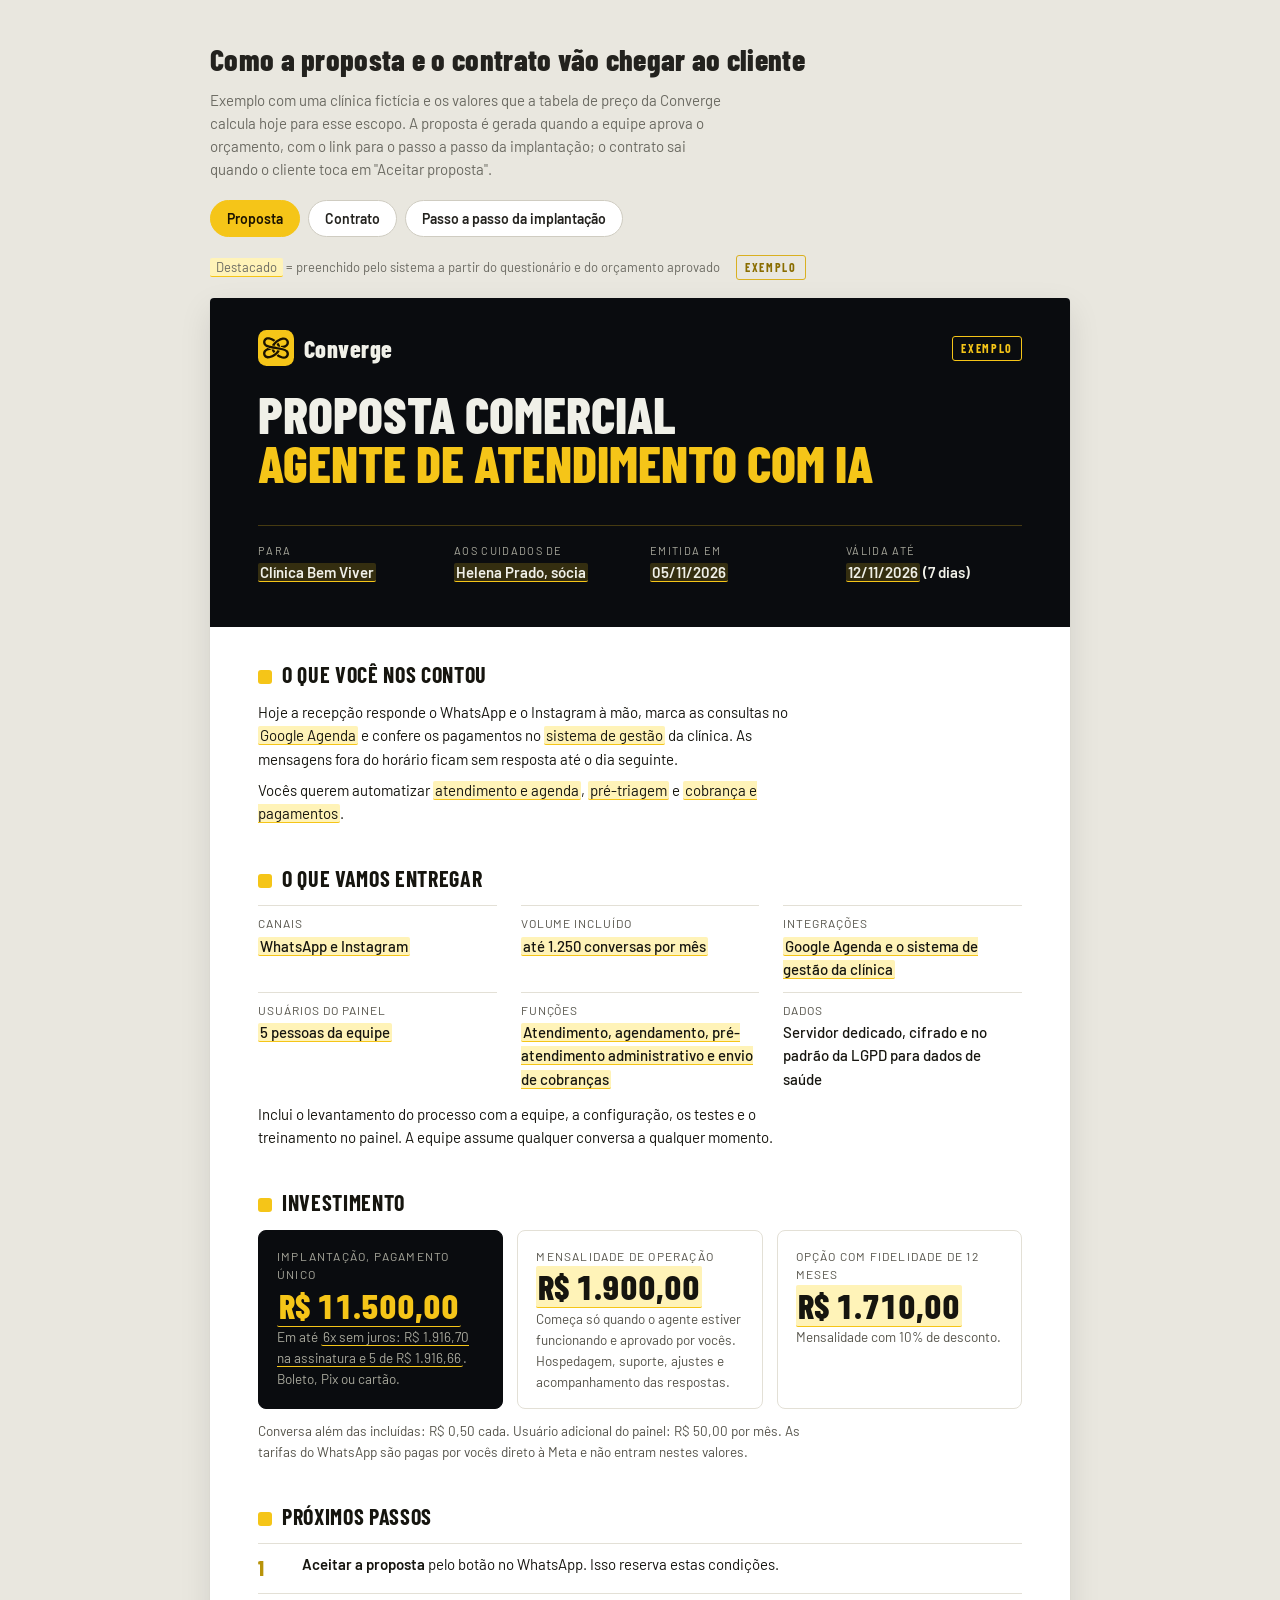
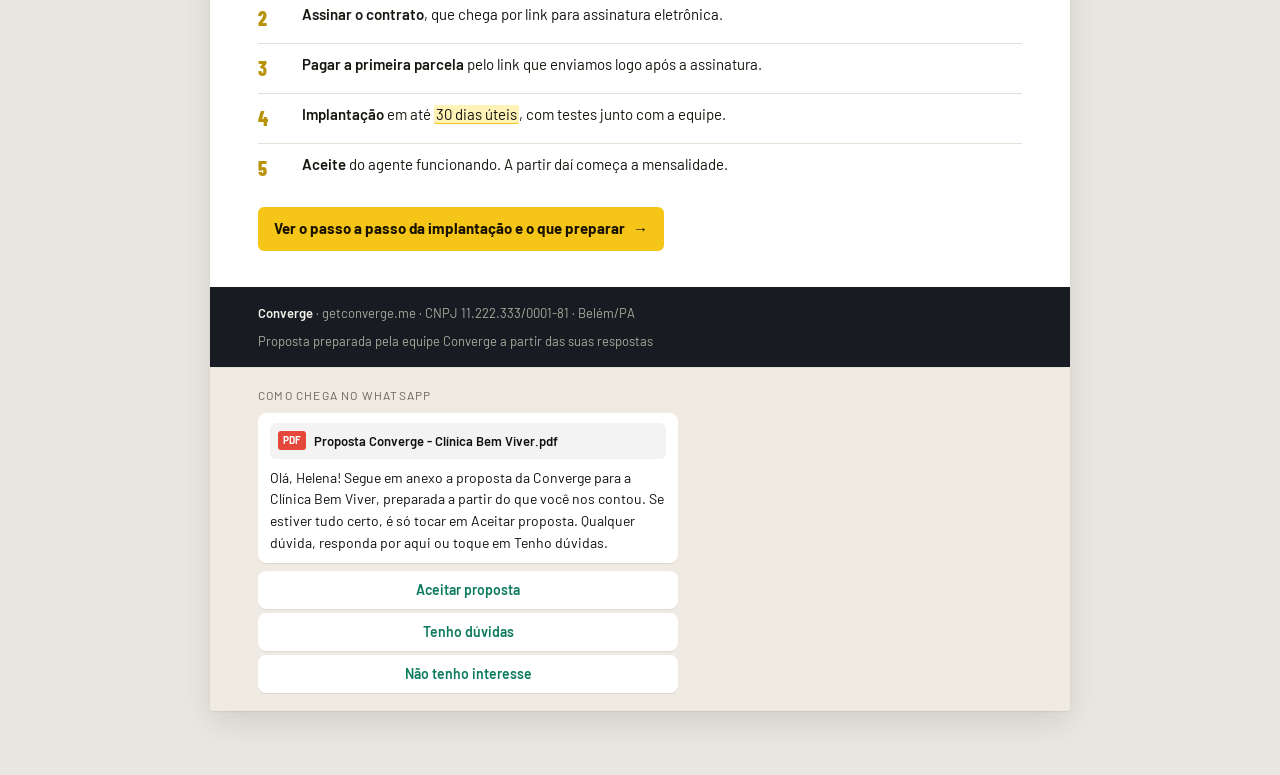
<file: docs/modelos/proposta-contrato-implantacao.html>
<!doctype html>
<html lang="pt-BR">
<head>
<meta charset="utf-8">
<meta name="viewport" content="width=device-width, initial-scale=1, viewport-fit=cover">
<title>Proposta e contrato Converge</title>
<meta name="claude:viewport-fit-sides" content="cover">
<link rel="preconnect" href="https://fonts.googleapis.com">
<link rel="preconnect" href="https://fonts.gstatic.com" crossorigin>
<link rel="stylesheet" href="https://fonts.googleapis.com/css2?family=Barlow:ital,wght@0,400;0,500;0,600;0,700;1,400&family=Barlow+Condensed:wght@600;700;800&family=Source+Serif+4:opsz,wght@8..60,400;8..60,600&display=swap">
<style>
/* Layout: a desk with one paper sheet at a time (tabs), the filled-in fields marked on the sheet. */
:root {
  --desk: #E9E7DF;
  --desk-ink: #23221E;
  --desk-muted: #6B6A62;
  --tab-bg: #FFFFFF;
  --tab-line: #CFCCC1;
  --paper: #FFFFFF;
  --ink: #16150F;
  --ink-2: #55534A;
  --rule: #E3E0D6;
  --yellow: #F5C518;
  --yellow-soft: #FFF3B8;
  --night: #0A0C0F;
  --night-2: #181C22;
  --night-ink: #F0F0E8;
  --night-muted: #A8A89C;
  --display: "Barlow Condensed", "Arial Narrow", Arial, sans-serif;
  --body: "Barlow", "Segoe UI", Arial, sans-serif;
  --legal: "Source Serif 4", Georgia, "Times New Roman", serif;
}
@media (prefers-color-scheme: dark) {
  :root:not([data-theme="light"]) {
    --desk: #111317; --desk-ink: #ECEBE4; --desk-muted: #9C9B92;
    --tab-bg: #1B1E24; --tab-line: #2E323A; color-scheme: dark;
  }
}
:root[data-theme="dark"] {
  --desk: #111317; --desk-ink: #ECEBE4; --desk-muted: #9C9B92;
  --tab-bg: #1B1E24; --tab-line: #2E323A; color-scheme: dark;
}
* { box-sizing: border-box; }
body {
  background: var(--desk); color: var(--desk-ink); font-family: var(--body); font-size: 15px; line-height: 1.55;
  padding-left: max(16px, env(safe-area-inset-left, 0px));
  padding-right: max(16px, env(safe-area-inset-right, 0px));
  padding-block: 28px 56px;
}
.wrap { max-width: 860px; margin: 0 auto; display: flex; flex-direction: column; gap: 18px; }
.intro h1 { font-family: var(--display); font-weight: 800; font-size: 30px; letter-spacing: .01em; margin: 0; text-wrap: balance; }
.intro p { margin: 6px 0 0; color: var(--desk-muted); max-width: 64ch; }
.tabs { display: flex; gap: 8px; flex-wrap: wrap; }
.tabs a {
  font-weight: 600; text-decoration: none; color: var(--desk-ink); background: var(--tab-bg);
  border: 1px solid var(--tab-line); border-radius: 999px; padding: 7px 16px; font-size: 14px;
}
.tabs a[aria-current="page"] { background: var(--yellow); border-color: var(--yellow); color: #1a1200; }
.tabs a:focus-visible { outline: 2px solid var(--yellow); outline-offset: 2px; }
.legend { display: flex; flex-wrap: wrap; gap: 6px 16px; font-size: 13px; color: var(--desk-muted); align-items: center; }
.legend mark { padding: 1px 6px; }

.sheet { background: var(--paper); color: var(--ink); border-radius: 4px; box-shadow: 0 1px 2px rgba(0,0,0,.08), 0 12px 32px rgba(0,0,0,.10); overflow: hidden; }
mark { background: var(--yellow-soft); color: inherit; border-bottom: 1.5px solid var(--yellow); padding: 0 2px; border-radius: 2px; }
.stamp { font-family: var(--display); font-weight: 700; font-size: 12px; letter-spacing: .14em; text-transform: uppercase; color: #8a6d00; border: 1.5px solid #d9b021; border-radius: 3px; padding: 2px 8px; }

/* ── Proposal ── */
.cover { background: var(--night); color: var(--night-ink); padding: 32px clamp(20px, 5vw, 48px) 28px; display: flex; flex-direction: column; gap: 22px; }
.brand { display: flex; align-items: center; justify-content: space-between; gap: 12px; flex-wrap: wrap; }
.brand-mark { display: flex; align-items: center; gap: 10px; font-family: var(--display); font-weight: 800; font-size: 24px; letter-spacing: .02em; }
.brand-mark svg { width: 36px; height: 36px; }
.cover .stamp { color: var(--yellow); border-color: var(--yellow); }
.cover h2 { font-family: var(--display); font-weight: 800; font-size: clamp(34px, 7vw, 52px); line-height: .95; margin: 0; text-transform: uppercase; }
.cover h2 span { color: var(--yellow); display: block; }
.meta { display: grid; grid-template-columns: repeat(auto-fit, minmax(150px, 1fr)); gap: 12px 20px; border-top: 1px solid rgba(245,197,24,.25); padding-top: 16px; }
.meta div { min-width: 0; }
.meta dt { font-size: 11px; letter-spacing: .12em; text-transform: uppercase; color: var(--night-muted); }
.meta dd { margin: 2px 0 0; font-weight: 600; }
.cover mark { background: rgba(245,197,24,.18); border-bottom-color: var(--yellow); }

.pbody { padding: 30px clamp(20px, 5vw, 48px) 36px; display: flex; flex-direction: column; gap: 28px; }
.sec h3 { font-family: var(--display); font-weight: 700; font-size: 22px; text-transform: uppercase; letter-spacing: .03em; margin: 0 0 10px; display: flex; align-items: baseline; gap: 10px; }
.sec h3::before { content: ""; width: 14px; height: 14px; background: var(--yellow); border-radius: 3px; flex: none; transform: translateY(1px); }
.sec p { margin: 0 0 8px; max-width: 68ch; }
.sec ul { margin: 0; padding-left: 20px; display: flex; flex-direction: column; gap: 4px; }
.scope { display: grid; grid-template-columns: repeat(auto-fit, minmax(220px, 1fr)); gap: 10px 24px; margin: 0; }
.scope div { border-top: 1px solid var(--rule); padding-top: 8px; min-width: 0; }
.scope dt { font-size: 12px; letter-spacing: .08em; text-transform: uppercase; color: var(--ink-2); }
.scope dd { margin: 2px 0 0; font-weight: 500; }
.price { display: grid; grid-template-columns: repeat(auto-fit, minmax(230px, 1fr)); gap: 14px; }
.price-card { border: 1px solid var(--rule); border-radius: 8px; padding: 16px 18px; display: flex; flex-direction: column; gap: 4px; min-width: 0; }
.price-card.main { background: var(--night); color: var(--night-ink); border-color: var(--night); }
.price-label { font-size: 12px; letter-spacing: .1em; text-transform: uppercase; color: var(--ink-2); }
.price-card.main .price-label { color: var(--night-muted); }
.price-value { font-family: var(--display); font-weight: 800; font-size: 34px; line-height: 1.05; font-variant-numeric: tabular-nums; }
.price-card.main .price-value { color: var(--yellow); }
.price-note { font-size: 13.5px; color: var(--ink-2); }
.price-card.main .price-note { color: var(--night-muted); }
.steps { list-style: none; padding: 0; margin: 0; display: flex; flex-direction: column; gap: 0; counter-reset: s; }
.steps li { counter-increment: s; display: grid; grid-template-columns: 34px 1fr; gap: 10px; padding: 9px 0; border-top: 1px solid var(--rule); }
.steps li::before { content: counter(s); font-family: var(--display); font-weight: 800; font-size: 20px; color: #b8930a; }
.steps b { font-weight: 600; }
.pfoot { background: var(--night-2); color: var(--night-muted); font-size: 13px; padding: 16px clamp(20px, 5vw, 48px); display: flex; justify-content: space-between; gap: 8px 16px; flex-wrap: wrap; }
.pfoot strong { color: var(--night-ink); font-weight: 600; }
.chat { background: #EFEAE2; padding: 18px clamp(20px, 5vw, 48px); display: flex; flex-direction: column; gap: 8px; border-top: 1px solid var(--rule); }
.chat-label { font-size: 12px; letter-spacing: .1em; text-transform: uppercase; color: #6b675c; }
.bubble { background: #FFFFFF; color: #111; border-radius: 8px; padding: 10px 12px; max-width: 420px; font-size: 14px; box-shadow: 0 1px 1px rgba(0,0,0,.08); }
.bubble .file { display: flex; gap: 8px; align-items: center; background: #F3F3F3; border-radius: 6px; padding: 8px; margin-bottom: 8px; font-weight: 600; font-size: 13px; }
.bubble .file span { background: #E5483B; color: #fff; font-size: 10px; font-weight: 700; padding: 2px 5px; border-radius: 3px; }
.choices { display: flex; flex-direction: column; gap: 4px; max-width: 420px; }
.choices span { background: #FFFFFF; color: #0b7a5c; text-align: center; border-radius: 8px; padding: 8px; font-weight: 600; font-size: 14px; box-shadow: 0 1px 1px rgba(0,0,0,.08); }

/* ── Contract ── */
.contract { font-family: var(--legal); font-size: 15px; line-height: 1.62; padding: 36px clamp(20px, 6vw, 64px) 44px; display: flex; flex-direction: column; gap: 18px; }
.c-top { display: flex; justify-content: space-between; align-items: center; gap: 10px; flex-wrap: wrap; font-family: var(--body); font-size: 13px; color: var(--ink-2); }
.c-top .brand-mark { color: var(--ink); font-size: 20px; }
.c-top .brand-mark svg { width: 28px; height: 28px; }
.contract h2 { font-family: var(--legal); font-weight: 600; font-size: clamp(20px, 3.4vw, 25px); text-align: center; margin: 4px 0; text-wrap: balance; line-height: 1.3; }
.contract h3 { font-family: var(--body); font-weight: 700; font-size: 13px; letter-spacing: .1em; text-transform: uppercase; margin: 10px 0 0; color: var(--ink); }
.contract p { margin: 0; max-width: 70ch; }
.fixed { font-family: var(--body); font-size: 13.5px; color: var(--ink-2); background: #F6F5F0; border: 1px dashed var(--tab-line); border-radius: 6px; padding: 10px 14px; }
.fixed ol { margin: 6px 0 0; padding-left: 22px; columns: 2 220px; column-gap: 28px; }
.tbl-wrap { overflow-x: auto; }
table { border-collapse: collapse; width: 100%; font-size: 14px; min-width: 460px; }
th, td { text-align: left; vertical-align: top; padding: 7px 10px; border: 1px solid var(--rule); }
th { font-family: var(--body); font-weight: 600; width: 38%; background: #FAF9F5; }
td { font-variant-numeric: tabular-nums; }
.sign { display: grid; grid-template-columns: repeat(auto-fit, minmax(220px, 1fr)); gap: 20px; margin-top: 10px; }
.sign div { border-top: 1px solid var(--ink); padding-top: 6px; font-family: var(--body); font-size: 13px; color: var(--ink-2); }
.sign b { display: block; color: var(--ink); font-size: 14px; }
.audit { font-family: var(--body); font-size: 12.5px; color: var(--ink-2); border-top: 1px solid var(--rule); padding-top: 10px; }

.guide-link { display: inline-flex; align-items: center; gap: 8px; margin-top: 14px; font-weight: 700; color: #1a1200; background: var(--yellow); text-decoration: none; padding: 10px 16px; border-radius: 6px; }
.guide-link:focus-visible { outline: 2px solid var(--night); outline-offset: 2px; }

/* ── Implementation guide ── */
.g-head { background: var(--night); color: var(--night-ink); padding: 28px clamp(20px, 5vw, 48px); display: flex; flex-direction: column; gap: 14px; }
.g-head h2 { font-family: var(--display); font-weight: 800; font-size: clamp(28px, 6vw, 42px); line-height: 1; margin: 0; text-transform: uppercase; }
.g-head h2 span { color: var(--yellow); }
.g-head p { margin: 0; color: var(--night-muted); max-width: 62ch; }
.g-body { padding: 26px clamp(20px, 5vw, 48px) 36px; display: flex; flex-direction: column; gap: 26px; }
.timeline { display: flex; flex-direction: column; gap: 0; }
.phase { display: grid; grid-template-columns: 112px 1fr; gap: 6px 20px; padding: 16px 0; border-top: 1px solid var(--rule); }
.phase-when { font-family: var(--display); font-weight: 700; font-size: 15px; letter-spacing: .04em; text-transform: uppercase; color: #8a6d00; }
.phase h4 { font-family: var(--display); font-weight: 800; font-size: 21px; text-transform: uppercase; margin: 0 0 4px; letter-spacing: .02em; }
.phase p { margin: 0 0 6px; max-width: 64ch; }
.phase ul { margin: 0; padding-left: 18px; display: flex; flex-direction: column; gap: 3px; }
.who { display: inline-block; font-size: 11px; font-weight: 700; letter-spacing: .1em; text-transform: uppercase; border-radius: 999px; padding: 2px 9px; margin-right: 6px; }
.who.you { background: var(--yellow-soft); color: #6b5400; }
.who.us { background: var(--night); color: var(--yellow); }
.checklist { display: grid; grid-template-columns: repeat(auto-fit, minmax(240px, 1fr)); gap: 14px; }
.check-group { border: 1px solid var(--rule); border-radius: 8px; padding: 14px 16px; min-width: 0; }
.check-group h5 { font-family: var(--display); font-weight: 700; font-size: 17px; text-transform: uppercase; margin: 0 0 8px; letter-spacing: .03em; }
.check-group ul { list-style: none; padding: 0; margin: 0; display: flex; flex-direction: column; gap: 7px; font-size: 14px; }
.check-group li { display: grid; grid-template-columns: 18px 1fr; gap: 8px; }
.check-group li::before { content: ""; width: 14px; height: 14px; border: 1.5px solid #b8930a; border-radius: 3px; margin-top: 3px; }
.callout { background: #FBF7E4; border: 1px solid #EAD98A; border-radius: 8px; padding: 12px 16px; font-size: 14px; }
.callout b { font-weight: 700; }
@media (max-width: 560px) { .phase { grid-template-columns: 1fr; } }

.c-list { margin: 0; padding-left: 22px; display: flex; flex-direction: column; gap: 4px; max-width: 70ch; }
.contract h3.annex { font-size: 15px; margin-top: 22px; padding-top: 16px; border-top: 2px solid var(--ink); }
.hint-legal { font-family: var(--body); font-size: 13px; color: var(--ink-2); font-style: italic; }
table.grid3 th { width: auto; }
@media (prefers-reduced-motion: no-preference) { .sheet { animation: rise .35s ease-out both; } @keyframes rise { from { transform: translateY(6px); } to { transform: none; } } }
</style>
</head>
<body>

<div class="wrap">
  <header class="intro">
    <h1>Como a proposta e o contrato vão chegar ao cliente</h1>
    <p>Exemplo com uma clínica fictícia e os valores que a tabela de preço da Converge calcula hoje para esse escopo. A proposta é gerada quando a equipe aprova o orçamento, com o link para o passo a passo da implantação; o contrato sai quando o cliente toca em "Aceitar proposta".</p>
  </header>

  <nav class="tabs" aria-label="Documentos">
    <a href="#proposta" id="tab-proposta">Proposta</a>
    <a href="#contrato" id="tab-contrato">Contrato</a>
    <a href="#implantacao" id="tab-implantacao">Passo a passo da implantação</a>
  </nav>
  <div class="legend"><span><mark>Destacado</mark> = preenchido pelo sistema a partir do questionário e do orçamento aprovado</span><span class="stamp">Exemplo</span></div>

  <!-- ═════════════ PROPOSTA ═════════════ -->
  <section id="view-proposta" class="sheet" aria-label="Proposta comercial">
    <div class="cover">
      <div class="brand">
        <div class="brand-mark"><svg viewBox="160.7 72.2 380 380" aria-hidden="true"><rect x="160.7" y="72.2" width="380" height="380" fill="#F5C518" rx="90"/><g transform="translate(350.7,262.2) scale(0.8) translate(-350.77,-264.52) translate(0,511) scale(0.1,-0.1)" fill="#1a1200"><path d="M2298 3870 c-224 -56 -395 -219 -469 -445 -46 -140 -28 -351 43 -490 50 -97 152 -207 251 -269 237 -150 572 -231 1692 -406 217 -34 519 -96 635 -130 141 -42 275 -109 335 -168 28 -27 62 -75 79 -112 28 -58 31 -75 31 -160 0 -111 -12 -152 -65 -219 -29 -37 -59 -59 -116 -87 -73 -36 -80 -38 -177 -38 -93 0 -112 4 -227 42 -147 50 -315 130 -422 202 -52 34 -83 48 -92 43 -7 -4 -58 -50 -112 -102 l-99 -93 36 -32 c62 -53 289 -184 403 -232 426 -179 702 -177 953 9 133 99 225 275 240 458 14 186 -68 393 -208 523 -212 196 -477 281 -1294 416 -960 158 -1127 195 -1352 300 -125 59 -178 109 -219 207 -23 56 -28 84 -28 153 -1 77 2 92 32 152 36 73 89 124 169 160 41 19 66 22 173 22 103 1 138 -4 200 -23 161 -50 383 -165 466 -242 11 -10 24 -19 30 -19 5 0 34 23 64 51 30 28 81 73 112 101 32 28 54 56 52 63 -9 22 -159 121 -319 210 -76 42 -258 113 -365 142 -132 36 -321 41 -432 13z"/><path d="M4357 3844 c-95 -17 -320 -92 -437 -146 -133 -61 -333 -185 -439 -272 -127 -105 -286 -266 -362 -368 -58 -78 -139 -226 -139 -255 0 -6 15 -15 33 -17 17 -3 73 -13 122 -21 50 -8 104 -19 122 -24 36 -11 48 -2 81 64 69 136 245 312 442 443 212 142 351 210 545 268 73 22 111 27 200 28 105 1 113 0 177 -32 75 -37 138 -97 171 -162 19 -39 22 -61 22 -160 0 -99 -3 -121 -23 -161 -65 -132 -207 -216 -472 -280 -66 -16 -233 -49 -247 -49 -7 0 -2 -62 7 -84 7 -18 19 -27 47 -31 78 -14 261 -56 351 -81 112 -32 127 -29 253 47 153 93 250 186 322 313 55 97 76 170 84 291 13 227 -92 437 -290 576 -162 114 -355 152 -570 113z"/><path d="M3715 3099 c-38 -32 -87 -77 -107 -98 l-37 -39 52 -79 c29 -43 66 -109 82 -146 20 -46 36 -69 50 -72 82 -16 290 -43 296 -39 12 7 1 75 -28 164 -34 107 -195 371 -226 369 -6 0 -43 -27 -82 -60z"/><path d="M2282 2415 c-175 -84 -331 -215 -403 -340 -52 -90 -80 -198 -82 -310 -1 -113 12 -179 56 -280 38 -85 71 -135 132 -197 162 -165 398 -230 667 -183 245 43 652 232 861 401 147 118 297 271 365 371 54 79 124 219 120 240 -3 15 -83 36 -259 67 l-36 6 -51 -82 c-177 -289 -622 -593 -1007 -688 -72 -18 -109 -22 -190 -18 -113 5 -172 28 -246 95 -136 123 -135 380 2 511 89 85 255 154 465 192 65 11 129 23 142 26 19 4 22 11 22 48 0 24 -6 48 -12 53 -7 5 -65 19 -128 32 -63 12 -161 38 -217 57 -55 19 -107 34 -115 34 -7 0 -46 -16 -86 -35z"/><path d="M2934 2307 c-9 -25 33 -161 75 -245 53 -104 164 -266 185 -270 15 -3 183 124 215 162 10 12 5 25 -24 68 -19 30 -57 94 -83 143 l-47 89 -70 13 c-70 13 -180 37 -222 49 -16 4 -25 1 -29 -9z"/></g></svg>Converge</div>
        <span class="stamp">Exemplo</span>
      </div>
      <h2>Proposta comercial <span>Agente de atendimento com IA</span></h2>
      <dl class="meta">
        <div><dt>Para</dt><dd><mark>Clínica Bem Viver</mark></dd></div>
        <div><dt>Aos cuidados de</dt><dd><mark>Helena Prado, sócia</mark></dd></div>
        <div><dt>Emitida em</dt><dd><mark>05/11/2026</mark></dd></div>
        <div><dt>Válida até</dt><dd><mark>12/11/2026</mark> (7 dias)</dd></div>
      </dl>
    </div>

    <div class="pbody">
      <div class="sec">
        <h3>O que você nos contou</h3>
        <p>Hoje a recepção responde o WhatsApp e o Instagram à mão, marca as consultas no <mark>Google Agenda</mark> e confere os pagamentos no <mark>sistema de gestão</mark> da clínica. As mensagens fora do horário ficam sem resposta até o dia seguinte.</p>
        <p>Vocês querem automatizar <mark>atendimento e agenda</mark>, <mark>pré-triagem</mark> e <mark>cobrança e pagamentos</mark>.</p>
      </div>

      <div class="sec">
        <h3>O que vamos entregar</h3>
        <dl class="scope">
          <div><dt>Canais</dt><dd><mark>WhatsApp e Instagram</mark></dd></div>
          <div><dt>Volume incluído</dt><dd><mark>até 1.250 conversas por mês</mark></dd></div>
          <div><dt>Integrações</dt><dd><mark>Google Agenda e o sistema de gestão da clínica</mark></dd></div>
          <div><dt>Usuários do painel</dt><dd><mark>5 pessoas da equipe</mark></dd></div>
          <div><dt>Funções</dt><dd><mark>Atendimento, agendamento, pré-atendimento administrativo e envio de cobranças</mark></dd></div>
          <div><dt>Dados</dt><dd>Servidor dedicado, cifrado e no padrão da LGPD para dados de saúde</dd></div>
        </dl>
        <p style="margin-top:12px">Inclui o levantamento do processo com a equipe, a configuração, os testes e o treinamento no painel. A equipe assume qualquer conversa a qualquer momento.</p>
      </div>

      <div class="sec">
        <h3>Investimento</h3>
        <div class="price">
          <div class="price-card main">
            <span class="price-label">Implantação, pagamento único</span>
            <span class="price-value"><mark style="background:none;border-bottom-color:var(--yellow)">R$ 11.500,00</mark></span>
            <span class="price-note">Em até <mark style="background:none">6x sem juros: R$ 1.916,70 na assinatura e 5 de R$ 1.916,66</mark>. Boleto, Pix ou cartão.</span>
          </div>
          <div class="price-card">
            <span class="price-label">Mensalidade de operação</span>
            <span class="price-value"><mark>R$ 1.900,00</mark></span>
            <span class="price-note">Começa só quando o agente estiver funcionando e aprovado por vocês. Hospedagem, suporte, ajustes e acompanhamento das respostas.</span>
          </div>
          <div class="price-card">
            <span class="price-label">Opção com fidelidade de 12 meses</span>
            <span class="price-value"><mark>R$ 1.710,00</mark></span>
            <span class="price-note">Mensalidade com 10% de desconto.</span>
          </div>
        </div>
        <p style="margin-top:12px;font-size:13.5px;color:var(--ink-2)">Conversa além das incluídas: R$ 0,50 cada. Usuário adicional do painel: R$ 50,00 por mês. As tarifas do WhatsApp são pagas por vocês direto à Meta e não entram nestes valores.</p>
      </div>

      <div class="sec">
        <h3>Próximos passos</h3>
        <ol class="steps">
          <li><span><b>Aceitar a proposta</b> pelo botão no WhatsApp. Isso reserva estas condições.</span></li>
          <li><span><b>Assinar o contrato</b>, que chega por link para assinatura eletrônica.</span></li>
          <li><span><b>Pagar a primeira parcela</b> pelo link que enviamos logo após a assinatura.</span></li>
          <li><span><b>Implantação</b> em até <mark>30 dias úteis</mark>, com testes junto com a equipe.</span></li>
          <li><span><b>Aceite</b> do agente funcionando. A partir daí começa a mensalidade.</span></li>
        </ol>
        <a class="guide-link" href="#implantacao">Ver o passo a passo da implantação e o que preparar <span aria-hidden="true">→</span></a>
      </div>
    </div>

    <div class="pfoot"><span><strong>Converge</strong> · getconverge.me · CNPJ 11.222.333/0001-81 · Belém/PA</span><span>Proposta preparada pela equipe Converge a partir das suas respostas</span></div>

    <div class="chat" aria-label="Como chega no WhatsApp">
      <span class="chat-label">Como chega no WhatsApp</span>
      <div class="bubble"><div class="file"><span>PDF</span>Proposta Converge - Clínica Bem Viver.pdf</div>Olá, Helena! Segue em anexo a proposta da Converge para a Clínica Bem Viver, preparada a partir do que você nos contou. Se estiver tudo certo, é só tocar em Aceitar proposta. Qualquer dúvida, responda por aqui ou toque em Tenho dúvidas.</div>
      <div class="choices"><span>Aceitar proposta</span><span>Tenho dúvidas</span><span>Não tenho interesse</span></div>
    </div>
  </section>

  <!-- ═════════════ CONTRATO ═════════════ -->
  <section id="view-contrato" class="sheet" aria-label="Contrato" hidden>
    <div class="contract">
      <div class="c-top">
        <div class="brand-mark"><svg viewBox="160.7 72.2 380 380" aria-hidden="true"></svg>Converge</div>
        <span><span class="stamp">Exemplo</span>&nbsp; Minuta de 04/11/2026, em revisão pelo advogado</span>
      </div>

      <h2>Contrato de prestação de serviços de implantação e operação de agente de inteligência artificial</h2>

      <h3>1. Partes e definições</h3>
      <p>CONTRATADA: CONVERGE SERVIÇOS EM TECNOLOGIAS E ENGENHARIA LTDA., inscrita no CNPJ sob o nº 11.222.333/0001-81, com sede na Av. Exemplo, 100, Centro, Belém/PA, CEP 66000-000, neste ato representada por Paulo Lobato Nobre, doravante "Converge".</p>
      <p>CONTRATANTE: <mark>Clínica Bem Viver Ltda.</mark>, inscrita no CNPJ sob o nº <mark>00.000.000/0001-00</mark>, com sede em <mark>Av. Exemplo, 1000, sala 12, Belém/PA</mark>, neste ato representada por <mark>Helena Prado</mark>, e-mail <mark>helena@exemplo.com.br</mark>, doravante "Contratante".</p>
      <p>1.1. Para este contrato:</p>
      <ul class="c-list">
        <li>Agente: o sistema de software com inteligência artificial configurado pela Converge para atender, organizar ou executar tarefas em nome do Contratante, conforme o Anexo I.</li>
        <li>Canais: os meios em que o Agente atua, como WhatsApp, Instagram, Telegram, e-mail ou site, listados no Anexo I.</li>
        <li>Painel: a área de acesso restrito em que a equipe do Contratante acompanha conversas, assume atendimentos e consulta registros.</li>
        <li>Implantação: o trabalho único de configurar, integrar, testar e colocar o Agente em funcionamento.</li>
        <li>Operação: o serviço mensal de hospedagem, manutenção, monitoramento, suporte e ajustes do Agente.</li>
        <li>Conteúdo do Contratante: informações, regras, preços, horários, documentos e textos fornecidos pelo Contratante para o Agente usar.</li>
        <li>Serviços de terceiros: plataformas fora do controle da Converge de que o Agente depende, como Meta (WhatsApp e Instagram), provedores de modelos de IA, Google, Microsoft, plataformas de pagamento e de assinatura.</li>
        <li>Conversa: para cobrança da Converge, a interação com um mesmo contato, no mesmo Canal, durante 24 horas contadas da primeira mensagem processada, sem renovação por mensagens posteriores nessa janela. Não contam testes identificados nem duplicações por falha técnica. Essa unidade não se confunde com a forma de cobrança da Meta.</li>
      </ul>

      <h3>2. Objeto</h3>
      <p>2.1. Este contrato tem por objeto a prestação, pela Converge ao Contratante, dos serviços de: 1. Implantação do Agente descrito no Anexo I; e 2. Operação mensal do Agente, enquanto o contrato vigorar.</p>
      <p>2.2. O Anexo I define o que será entregue: funções do Agente, canais, integrações, volume previsto, usuários do Painel e o que não está incluído. O que não constar do Anexo I não faz parte do objeto.</p>
      <p>2.3. Pedidos fora do Anexo I serão orçados à parte e só executados após aceite escrito, inclusive por e-mail ou WhatsApp, por meio de aditivo ou novo Anexo I.</p>
      <p>2.4. Em caso de conflito, prevalecem as normas legais obrigatórias; o Anexo II nas matérias de proteção de dados; o Anexo I no objeto, entregas e critérios de aceite; e o Anexo III nas condições comerciais, volumes, excedentes, fidelidade e SLA. Nas demais matérias, prevalece este corpo. Alterações dependem de registro escrito de representantes autorizados, guardada a versão anterior.</p>

      <h3>3. Implantação</h3>
      <p>3.1. A Implantação segue estas etapas: (a) levantamento do processo e coleta do Conteúdo do Contratante; (b) configuração e integrações; (c) testes com a equipe do Contratante; (d) entrada em funcionamento; (e) treinamento da equipe no Painel.</p>
      <p>3.2. O prazo de Implantação é o do Anexo I, contado do pagamento da primeira parcela da Implantação e da entrega, pelo Contratante, dos acessos e do Conteúdo pedidos. Atrasos do Contratante ou de Serviços de terceiros, como a aprovação de modelos de mensagem pela Meta, suspendem o prazo.</p>
      <p>3.3. Aceite. Ao fim dos testes, a Converge comunicará que o Agente está pronto, com as evidências dos critérios de aceite do Anexo I. O Contratante terá 5 dias úteis da comunicação comprovadamente recebida para aprovar ou apontar, por escrito, o que não atende ao Anexo I. Sem resposta nesse prazo e sem falha impeditiva, a Implantação se considera aceita. Testes, uso parcial e medidas provisórias não valem como aceite. Falha que impeça função essencial suspende o aceite até correção e nova verificação; apontamentos menores são corrigidos em até 10 dias úteis. O aceite não afasta a correção de defeitos ocultos nem as garantias legais.</p>
      <p>3.4. A Operação, e a cobrança da mensalidade, começam na data do aceite. Erro com risco à segurança, à cobrança ou à saúde terá contenção prioritária, e a função afetada pode ser suspensa até a correção.</p>

      <h3>4. Operação, suporte e níveis de serviço</h3>
      <p>4.1. A Operação inclui: hospedagem do Agente e do Painel; cópias de segurança; atualizações de segurança; correção de falhas; acompanhamento da qualidade das respostas; e ajustes de Conteúdo pedidos pelo Contratante, como mudança de preço, horário ou pergunta frequente, até o limite do Anexo I.</p>
      <p>4.2. Suporte: pelos canais do Anexo I, em dias úteis, das 9h às 18h (horário de Brasília). Prazos de primeira resposta:</p>
      <div class="tbl-wrap"><table class="grid3">
        <tr><th>Gravidade</th><th>Exemplo</th><th>Primeira resposta</th></tr>
        <tr><td>Crítica</td><td>Agente fora do ar em todos os canais</td><td>4 horas úteis</td></tr>
        <tr><td>Alta</td><td>Um canal ou integração parado</td><td>1 dia útil</td></tr>
        <tr><td>Normal</td><td>Dúvida, ajuste de Conteúdo, melhoria</td><td>2 dias úteis</td></tr>
      </table></div>
      <p>4.3. Disponibilidade: a Converge empregará esforços razoáveis para manter o Agente disponível 24 horas por dia. Se contratado o SLA do Anexo III, vale a meta de disponibilidade ali indicada, com a fórmula e a forma de medição ali previstas. O crédito por descumprimento é compensação automática e não afasta os direitos de rescisão, restituição e reparação cabíveis. Os prazos de 4.2 são de primeira resposta; a Converge informará depois a previsão de solução.</p>
      <p>4.4. Não contam como indisponibilidade: manutenções avisadas com 24 horas de antecedência, limitadas a 4 horas por mês; falhas de Serviços de terceiros externas à atuação da Converge, sem contribuição de falha de configuração, escolha, manutenção ou contorno sob sua responsabilidade; bloqueio ou restrição do número ou da conta do Contratante pela Meta por ato do Contratante; e uso fora deste contrato. Impedimento de função essencial por mais de 30 dias permite ao Contratante encerrar o contrato sem multa, com devolução do que pagou adiantado por serviço não prestado.</p>

      <h3>5. Obrigações das partes</h3>
      <p>5.1. A Converge se obriga a: 1. executar a Implantação e a Operação com diligência e conforme o Anexo I; 2. configurar o Agente para seguir o Conteúdo e as proibições indicados pelo Contratante; 3. permitir que a equipe do Contratante assuma qualquer conversa pelo Painel; 4. manter registro das ações do Agente em agenda, e-mail e arquivos do Contratante; 5. proteger os dados conforme a cláusula 8 e o Anexo II; 6. avisar o Contratante, em prazo razoável, sobre mudanças de Serviços de terceiros que afetem o Agente.</p>
      <p>5.2. O Contratante se obriga a: 1. fornecer, no prazo combinado, acessos, informações e o Conteúdo necessários, e mantê-los corretos e atualizados; 2. revisar e aprovar o Conteúdo antes da entrada em funcionamento e a cada alteração; 3. manter pessoa responsável por acompanhar o Painel e atender as conversas encaminhadas pelo Agente; 4. ter base legal da LGPD para tratar os dados das pessoas atendidas e, separadamente, a autorização (opt-in) que a Meta exige para mensagens ativas pelo WhatsApp, uma não substituindo a outra, e cumprir as políticas da Meta; 5. manter sua conta Meta, número de WhatsApp e forma de pagamento em dia junto aos Serviços de terceiros que contratar diretamente; 6. pagar os valores do Anexo III nas datas devidas; 7. não usar o Agente para spam, para fins ilícitos, nem para atividade assistencial ou decisões que exijam profissional habilitado (cláusula 7.4).</p>

      <h3>6. Preço e pagamento</h3>
      <p>6.1. O Contratante pagará os valores do Anexo III: (a) a Implantação, à vista ou parcelada; e (b) a mensalidade de Operação, a partir do aceite.</p>
      <p>6.2. Os pagamentos serão feitos por boleto, Pix ou cartão, pelo link de cobrança enviado pela Converge por e-mail ou WhatsApp.</p>
      <p>6.3. Volume: a mensalidade inclui o volume de Conversas do Anexo III. O excedente de cada mês será cobrado no mês seguinte, pelo valor por Conversa ali indicado, até o limite mensal autorizado no Anexo III; acima dele, só com nova aprovação. A Converge disponibilizará demonstrativo do volume e avisará quando o mês atingir 80% e 100% do incluído.</p>
      <p>6.4. Reajuste: os valores serão reajustados a cada 12 meses pela variação positiva do IPCA/IBGE no período.</p>
      <p>6.5. Atraso: sobre valor pago em atraso incidem multa de 2%, juros de 1% ao mês e correção pelo IPCA. Com atraso acima de 15 dias, e após aviso com 5 dias de antecedência, a Converge pode suspender o Agente até o pagamento, sem prejudicar os dados guardados.</p>
      <p>6.6. Tarifas de terceiros: não estão incluídas no preço e são pagas pelo Contratante diretamente ao fornecedor: as tarifas da Meta por mensagem do WhatsApp; taxas de plataformas de pagamento; e outros Serviços de terceiros que o Contratante contratar. Se o Anexo III previr que a Converge pague algum deles e repasse o valor, o repasse será pelo custo comprovado.</p>
      <p>6.7. Os tributos incidentes sobre os serviços são de responsabilidade de quem a lei indicar, e a Converge emitirá a nota fiscal correspondente.</p>
      <p>6.8. Mudança de custo de terceiros: tarifas de terceiros discriminadas no Anexo III são repassadas pelo custo comprovado, sem margem, com aviso prévio sempre que possível de 30 dias. Aumento de custo embutido na mensalidade não a altera automaticamente: depende de negociação escrita, respeitado o reajuste anual. Sem acordo, qualquer parte pode encerrar a função afetada com aviso de 30 dias, sem multa e com devolução proporcional do que foi pago adiantado.</p>

      <h3>7. Natureza da inteligência artificial e possibilidade de erro</h3>
      <p>7.1. O Agente pode errar. O Contratante declara estar ciente de que o Agente usa modelos de inteligência artificial que geram respostas por probabilidade, e não por regras exatas como um software tradicional. Por isso, mesmo bem configurado, o Agente pode: 1. dar uma resposta incorreta, incompleta ou desatualizada; 2. apresentar como verdadeira uma informação que não existe no Conteúdo do Contratante (fenômeno conhecido como "alucinação"); 3. entender mal uma mensagem, sobretudo áudio, gíria, erro de digitação ou pedido ambíguo; 4. responder de forma diferente a perguntas iguais.</p>
      <p>7.2. O que a Converge faz para reduzir erros. A Converge implementará e manterá, como obrigação deste contrato, os mecanismos abaixo, conforme as funções e testes do Anexo I. Eles reduzem os riscos, mas não eliminam erros:</p>
      <ul class="c-list">
        <li>restringir as respostas ao Conteúdo aprovado e encaminhar a uma pessoa a pergunta sem trecho correspondente, em vez de responder;</li>
        <li>validar por regras de código, e não pela IA, datas, horários, telefones, valores e documentos;</li>
        <li>aplicar a lista de proibições do Contratante (por exemplo: não dar diagnóstico, não fechar preço) às respostas;</li>
        <li>permitir que qualquer pessoa da equipe assuma a conversa pelo Painel a qualquer momento;</li>
        <li>registrar as conversas para revisão, pelo prazo de retenção do Anexo I.</li>
      </ul>
      <p>7.3. Aviso ao público. O Agente se identificará de forma clara como assistente virtual com inteligência artificial no início do atendimento, e o aviso ficará acessível nos Canais: as respostas são geradas por IA, podem conter erros e devem ser confirmadas com a equipe quando importantes. O Contratante não removerá nem esconderá o aviso e manterá uma forma clara de chegar à equipe humana, com os horários. Se o aviso for retirado, a Converge pedirá a sua volta e poderá suspender a automação afetada até a regularização.</p>
      <p>7.4. Limite em serviços de saúde e supervisão humana. O Agente é ferramenta de apoio administrativo e não substitui profissional habilitado. Em serviços de saúde, limita-se às funções administrativas contratadas e não realiza, nem mesmo com supervisão: diagnóstico, prescrição, interpretação de exames, recomendação de tratamento, classificação clínica de risco ou atendimento de urgência. Coletar informação administrativa não é avaliação clínica. Decisões clínicas, jurídicas, financeiras ou contratuais e a confirmação de preço final cabem sempre ao Contratante. O Anexo I indicará o responsável humano e o encaminhamento, inclusive fora do horário. Ampliar para atividade assistencial exige contratação específica e avaliação regulatória prévia; as partes cooperarão com a governança e a avaliação de riscos exigíveis.</p>
      <p>7.5. Correção. Erro do Agente comunicado pelo Contratante será analisado e corrigido no Conteúdo ou na configuração nos prazos de suporte da cláusula 4. A obrigação da Converge é de meio: empregar as boas práticas acima, e não garantir resposta sempre correta.</p>
      <p>7.6. Reconhecer os riscos da IA não exime a Converge de cumprir as funções, proteções e obrigações contratadas. Quando o dano vier de Conteúdo incorreto ou desatualizado do Contratante, de uso indevido ou de falta da supervisão prevista em 7.4, a responsabilidade de cada parte será medida pela sua contribuição para o dano, sem excluir falha concorrente da Converge.</p>

      <h3>8. Proteção de dados e segurança</h3>
      <p>8.1. Para os dados pessoais das pessoas atendidas pelo Agente, o Contratante é o controlador e a Converge é a operadora, nos termos da Lei 13.709/2018 (LGPD). As regras de tratamento estão no Anexo II, que faz parte deste contrato.</p>
      <p>8.2. A Converge trata esses dados apenas para executar este contrato e conforme as instruções do Contratante. O acesso a conversas para suporte e correção fica restrito a pessoas autorizadas. Para melhorar o serviço, a Converge só pode usar métricas operacionais agregadas e de fato anonimizadas, sem conteúdo de conversas ou documentos. São proibidos: treinar modelos de IA, fazer publicidade ou usar entre clientes os dados pessoais, o Conteúdo ou informações confidenciais do Contratante. A Converge verificará as condições dos seus fornecedores para impedir esses usos.</p>
      <p>8.3. Medidas de segurança adotadas na data deste contrato, entre outras: conexões cifradas (HTTPS/TLS); banco de dados em volume cifrado (AES-256) com a chave fora do servidor; conversas e dados de contato também cifrados pela aplicação; acesso ao Painel só por convite, com senha e código de autenticação em dois fatores; registro de acessos; e cópia de segurança diária cifrada, guardada no Brasil (São Paulo) por 30 dias.</p>
      <p>8.4. A Converge pode trocar essas medidas por outras de efeito igual ou melhor, sem reduzir o nível de proteção.</p>
      <p>8.5. Dados deste contrato. Para cadastro, representação, assinatura, cobrança, obrigações legais e defesa de direitos, cada parte é controladora dos dados pessoais que tratar para esses fins, e pode compartilhá-los com os prestadores necessários (assinatura, pagamento, contabilidade, assessoria). Isso não autoriza uso próprio dos dados das pessoas atendidas pelo Agente.</p>

      <h3>9. Confidencialidade e propriedade intelectual</h3>
      <p>9.1. Confidencialidade. Cada parte manterá em sigilo as informações não públicas da outra a que tiver acesso, durante o contrato e por 5 anos após o seu fim. Segredos comerciais e industriais ficam protegidos enquanto mantiverem essa natureza. Não é confidencial o que já era público sem violação, foi recebido legitimamente de terceiro ou foi desenvolvido de forma independente. Divulgação exigida por lei ou ordem judicial ficará limitada ao necessário, com aviso prévio quando permitido. Dados pessoais seguem o Anexo II, sem limite de prazo.</p>
      <p>9.2. O que é da Converge. Salvo cessão expressa na forma de 9.9, permanecem exclusivamente com a Converge os direitos sobre: o software do Agente e do Painel; o código-fonte; a arquitetura; os fluxos, prompts, instruções de sistema e configurações; os componentes reutilizáveis e integrações; a documentação; os roteiros de implantação; e as marcas, nome e logotipos da Converge, inclusive o que for criado ou melhorado durante este contrato. Ficam de fora os materiais do Contratante e os componentes de terceiros, que seguem suas próprias licenças. Pagar por personalização não significa cessão. Nada neste contrato transfere esses direitos ao Contratante nem lhe dá acesso ao código-fonte.</p>
      <p>9.3. Licença ao Contratante. Enquanto o contrato vigorar e estiver em dia, o Contratante recebe licença de uso não exclusiva, intransferível e sem direito a sublicenciar, para usar o Agente e o Painel em sua própria atividade. A licença termina com o contrato.</p>
      <p>9.4. O que é do Contratante. O Contratante mantém seus direitos sobre o Conteúdo do Contratante e suas marcas, e o acesso aos dados, ao histórico das conversas e aos registros da sua operação, como agendamentos e relatórios, respeitados os direitos dos titulares dos dados pessoais. O Contratante autoriza a Converge a usar esse material apenas para executar este contrato.</p>
      <p>9.5. Respostas geradas. Os textos gerados pelo Agente nas conversas com o público do Contratante podem ser usados livremente pelo Contratante. A Converge não garante que sejam originais ou protegidos por direito autoral.</p>
      <p>9.6. Vedado ao Contratante: copiar, revender ou comercializar sem autorização o Agente ou o Painel; descompilar ou fazer engenharia reversa, ressalvadas as permissões legais; extrair prompts, fluxos e configurações confidenciais para reproduzi-los em outro sistema; ou oferecer o Agente a terceiros como serviço próprio.</p>
      <p>9.7. Garantia de origem. Cada parte garante ter direito de usar o que fornece à outra. O Contratante responde por Conteúdo que viole direito de terceiro, como textos, imagens ou documentos que não sejam seus.</p>
      <p>9.8. Referência. A Converge só pode citar publicamente o nome, a marca, um depoimento ou o caso do Contratante com autorização prévia e escrita, e nunca expõe dados ou conversas.</p>
      <p>9.9. Cessão excepcional. Cessão de direitos só existe se o Anexo I a previr expressamente, identificando os entregáveis, as formas de uso, o território e o prazo, com preço próprio no Anexo III. Ela depende do pagamento integral e não alcança os componentes preexistentes da Converge listados ali.</p>

      <h3>10. Responsabilidade</h3>
      <p>10.1. Cada parte responde pelos danos diretos que causar à outra por descumprimento deste contrato, comprovados.</p>
      <p>10.2. Limite. Nas relações empresariais em que a lei admite limitação, a responsabilidade contratual total da Converge, somados todos os eventos, fica limitada ao maior entre: o valor pago pelo Contratante nos 12 meses anteriores ao fato, ou três mensalidades vigentes.</p>
      <p>10.3. Exclusões. A Converge não responde por lucros cessantes, perda de receita ou de oportunidade, nem por danos indiretos. Falhas de Serviços de terceiros, Conteúdo incorreto do Contratante, decisões sem a supervisão de 7.4 e uso contrário a este contrato serão considerados conforme a sua contribuição para o dano, sem excluir falha concorrente da Converge.</p>
      <p>10.4. O limite e as exclusões não se aplicam a dolo ou culpa grave, a danos à integridade física, a violações da legislação de proteção de dados atribuíveis à Converge, nem a responsabilidades que a lei não permite afastar. Ficam preservados os direitos de terceiros, como pacientes e titulares, e, quando aplicável, os do Código de Defesa do Consumidor.</p>

      <h3>11. Vigência, rescisão e saída</h3>
      <p>11.1. O contrato vigora a partir da assinatura, por prazo indeterminado, salvo se o Anexo III previr período de fidelidade.</p>
      <p>11.2. Sem fidelidade: qualquer parte pode encerrar o contrato com aviso escrito de 30 dias, sem multa. A Implantação já executada não é devolvida.</p>
      <p>11.3. Com fidelidade (desconto de 12 meses): se o Contratante encerrar antes do fim do período, sem culpa da Converge, devolverá o desconto recebido até ali, multiplicado pela proporção do período que faltava cumprir, sem outra multa. Nada é devido se a saída decorrer de descumprimento da Converge.</p>
      <p>11.4. Por descumprimento: a parte prejudicada pode encerrar o contrato se a outra não corrigir a falha em 15 dias do aviso escrito, sem prejuízo da cláusula 10. Violação insanável, uso ilícito, risco concreto grave à segurança ou à saúde e quebra relevante de confidencialidade permitem suspensão proporcional e rescisão imediata, com comunicação fundamentada. Também cabe rescisão em falência da outra parte; o pedido de recuperação judicial, sozinho, não é descumprimento.</p>
      <p>11.5. Desistência antes do aceite: fora dos casos legais de devolução integral, o Contratante paga apenas as etapas da Implantação efetivamente executadas, discriminadas e comprovadas, limitadas ao preço da Implantação, e recebe de volta o saldo pago adiantado. Quando se aplicar o art. 49 do Código de Defesa do Consumidor (contratação à distância), fica assegurado o arrependimento em 7 dias, sem retenção nem multa.</p>
      <p>11.6. Saída e devolução de dados. Encerrado o contrato: 1. o Agente é desligado em todos os Canais, e o número de WhatsApp e as contas do Contratante continuam dele; 2. por 30 dias, sem custo e sem depender de quitação, a Converge disponibiliza por canal seguro a exportação do Conteúdo, contatos, histórico e registros do Contratante em formato estruturado (CSV ou JSON), com os arquivos e mídias ainda guardados; 3. depois de avisar o fim desse prazo, a Converge apaga os dados, salvo os que a lei obrigue a guardar, separados e restritos a essa finalidade; as cópias de segurança expiram em até 30 dias e, se alguma for restaurada, as exclusões são reaplicadas; 4. os registros de acesso ao Painel exigidos pelo Marco Civil da Internet são guardados pelo prazo legal; 5. o serviço não é repositório de prontuário, cuja guarda cabe ao Contratante em sistema próprio.</p>
      <p>11.7. Sobrevivem ao fim do contrato as cláusulas de confidencialidade, propriedade intelectual, responsabilidade, proteção de dados e os valores devidos.</p>

      <h3>12. Disposições gerais, assinatura e foro</h3>
      <p>12.1. Comunicações: valem as feitas por e-mail aos endereços da cláusula 1, ou pelo WhatsApp de atendimento combinado. Pedidos de mudança de escopo, aceite e avisos de rescisão devem ser escritos.</p>
      <p>12.2. As partes são independentes: este contrato não cria vínculo de emprego, sociedade ou representação.</p>
      <p>12.3. Nenhuma parte pode ceder este contrato sem concordância da outra, salvo a Converge para empresa do mesmo grupo ou sucessora, com aviso.</p>
      <p>12.4. Tolerância com descumprimento não é renúncia nem alteração do contrato. Cláusula inválida não invalida as demais.</p>
      <p>12.5. Nenhuma parte responde por atraso causado por caso fortuito ou força maior (art. 393 do Código Civil).</p>
      <p>12.6. Assinatura eletrônica e início. As partes admitem a assinatura eletrônica como prova de autoria e integridade, nos termos do art. 10, § 2º, da MP 2.200-2/2001. A plataforma deve vincular as assinaturas à versão integral do contrato e dos anexos, guardar trilha de auditoria e dar acesso à cópia assinada. Os representantes declaram ter poderes para contratar. O aceite da proposta pelo WhatsApp reserva as condições e autoriza o envio deste contrato, mas não dá início aos serviços. A vigência começa na última assinatura; o link de pagamento é enviado depois dela; e o prazo de Implantação corre quando concluídas as assinaturas, confirmado o primeiro pagamento e entregues os acessos e o Conteúdo.</p>
      <p>12.7. Lei e foro. Este contrato é regido pelas leis brasileiras. Fica eleito o foro da comarca da sede da Converge indicada na cláusula 1, ressalvadas as competências legais obrigatórias e o direito do consumidor, quando aplicável, de demandar no foro do seu domicílio.</p>
      <p>12.8. Anticorrupção. As partes cumprirão a legislação anticorrupção, inclusive a Lei 12.846/2013, e não oferecerão, prometerão ou receberão vantagem indevida ligada a este contrato. Violação comprovada permite à parte inocente encerrar o contrato de imediato, sem prejuízo da reparação.</p>
      <p>12.9. Não aliciamento. Durante o contrato e por 6 meses após o fim, nenhuma parte aliciará de forma ativa e direcionada profissionais da outra que tenham trabalhado diretamente neste contrato. Anúncios gerais e candidaturas espontâneas não contam, e a regra não impede a livre contratação do trabalhador.</p>
      <p>12.10. Normas futuras de IA. Se entrar em vigor norma sobre inteligência artificial aplicável ao Agente, as partes ajustarão o serviço e este contrato por escrito, com a avaliação de impacto que a norma exigir.</p>

      <p><mark>Belém</mark>, <mark>06 de novembro de 2026</mark>.</p>
      <div class="sign">
        <div><b>Converge</b>Paulo Lobato Nobre, Converge Serviços em Tecnologias e Engenharia Ltda.</div>
        <div><b>Contratante</b><mark>Helena Prado</mark>, Clínica Bem Viver Ltda.</div>
      </div>

      <h3 class="annex">Anexo I: Objeto e escopo</h3>
      <p class="hint-legal">Preenchido a partir da proposta aceita. O corpo do contrato não muda.</p>
      <p>I.1. Ficha do projeto</p>
      <div class="tbl-wrap"><table>
        <tr><th>Funções do Agente</th><td><mark>Atendimento; Agendamento; Pré-atendimento ou triagem administrativa; Cobrança</mark> (ver I.2)</td></tr>
        <tr><th>Canais</th><td><mark>WhatsApp e Instagram</mark></td></tr>
        <tr><th>Integrações</th><td><mark>Google Agenda; sistema de gestão da clínica; Asaas</mark></td></tr>
        <tr><th>Documentos que o Agente consulta</th><td><mark>nenhum</mark></td></tr>
        <tr><th>Volume incluído</th><td><mark>1.250</mark> Conversas por mês</td></tr>
        <tr><th>Usuários do Painel</th><td><mark>5</mark></td></tr>
        <tr><th>Dados sensíveis (saúde, por exemplo)</th><td><mark>sim</mark></td></tr>
        <tr><th>Ajustes de Conteúdo incluídos por mês</th><td><mark>4</mark> pedidos</td></tr>
        <tr><th>Prazo de Implantação</th><td><mark>30</mark> dias úteis</td></tr>
        <tr><th>Canal de suporte</th><td><mark>WhatsApp e e-mail</mark></td></tr>
      </table></div>
      <p>I.2. Funções do Agente:</p>
      <ul class="c-list">
        <li><mark>Atendimento</mark>: responder perguntas com base no Conteúdo do Contratante (serviços, horários, endereço, convênios, preparo) e encaminhar à equipe o que não souber.</li>
        <li><mark>Agendamento</mark>: oferecer horários livres da agenda <mark>Google Agenda da clínica</mark>, marcar, remarcar e cancelar; enviar lembrete com confirmação; avisar a equipe de cada mudança.</li>
        <li><mark>Pré-atendimento ou triagem administrativa</mark>: coletar dados cadastrais e o motivo administrativo do contato em roteiro aprovado pelo Contratante, sem classificar urgência ou risco clínico, sem diagnóstico e sem orientação clínica (cláusula 7.4).</li>
        <li><mark>Cobrança</mark>: enviar cobranças criadas pela equipe e avisar pagamentos, pela plataforma <mark>Asaas</mark>.</li>
      </ul>
      <p>I.3. Não incluído (salvo se marcado acima): desenvolvimento de sistema novo do Contratante; produção de conteúdo de marketing; gestão de anúncios; atendimento humano feito pela Converge; tarifas de Serviços de terceiros; integração com sistema sem interface de integração (API).</p>
      <p>I.4. Critério de aceite: <mark>em teste com 20 perguntas reais aprovadas pelo Contratante, o Agente responde dentro do Conteúdo ou encaminha à equipe; marca, remarca e cancela na agenda sem conflito; envia uma cobrança de teste pelo Asaas e avisa o pagamento.</mark></p>
      <p>I.5. Ficha de tratamento de dados</p>
      <div class="tbl-wrap"><table>
        <tr><th>Finalidades</th><td><mark>atendimento, agendamento, pré-atendimento administrativo e cobrança</mark></td></tr>
        <tr><th>Categorias de dados e titulares</th><td><mark>pacientes e interessados que falam com a clínica pelos Canais, e a equipe da clínica: nome, telefone, e-mail, mensagens, áudios transcritos, agendamentos e dados de cobrança; dados de saúde inferíveis de agendamentos e mensagens (Anexo II.2)</mark></td></tr>
        <tr><th>Responsável humano e encaminhamento fora do horário</th><td><mark>Helena Prado, (91) 90000-0000; fora do horário o Agente registra o pedido e a equipe responde no próximo expediente; em caso de urgência, mensagem fixa orientando a procurar o serviço de urgência</mark></td></tr>
        <tr><th>Retenção das conversas durante o contrato</th><td><mark>12 meses</mark></td></tr>
        <tr><th>Terceiros efetivamente usados</th><td><mark>Hostinger (servidor do Agente e do Painel; suboperador; Brasil, São Paulo); Amazon Web Services (cópias de segurança cifradas; suboperador; Brasil, São Paulo; 30 dias); OpenAI (geração de respostas e transcrição de áudio; suboperador; EUA); Meta (WhatsApp e Instagram; contratada pelo Contratante; EUA/Brasil); Google (agenda; contratado pelo Contratante; EUA); Asaas (cobrança; Brasil)</mark></td></tr>
        <tr><th>Mecanismo de transferência internacional</th><td><mark>cláusulas-padrão da ANPD firmadas em [data]</mark></td></tr>
      </table></div>

      <h3 class="annex">Anexo II: Acordo de tratamento de dados pessoais</h3>
      <p>II.1. Papéis. O Contratante é o controlador e define as finalidades; a Converge é a operadora e trata os dados só conforme as instruções documentadas do Contratante, que incluem este contrato e a configuração do Agente.</p>
      <p>II.2. Dados e titulares. Pessoas que falam com o Contratante pelos Canais e membros da equipe do Contratante. Dados: nome, telefone, e-mail, empresa, mensagens, áudios transcritos, agendamentos e documentos enviados. A natureza dos dados depende do tratamento real: agendamentos, especialidades, mensagens e documentos podem revelar ou permitir inferir dados de saúde, que são tratados como sensíveis mesmo que o Anexo I não os marque. Informações clínicas não entram em cobranças ou lembretes quando desnecessárias.</p>
      <p>II.3. Base legal: cabe ao Contratante documentar a base legal de cada tratamento, observando o art. 11 da LGPD para dado sensível e o melhor interesse de crianças e adolescentes. A Converge limitará a coleta e o compartilhamento ao necessário, avisará o Contratante de instrução que considerar contrária à lei e suspenderá a operação afetada até a regularização.</p>
      <p>II.4. Suboperadores. O Contratante autoriza os suboperadores listados abaixo. A Converge avisará inclusão ou troca com 15 dias de antecedência, e o Contratante pode se opor justificadamente. Os suboperadores assumem obrigações compatíveis com este anexo, e a Converge responde pelo que lhes delegar. Se a oposição não tiver alternativa viável, o Contratante pode encerrar a função afetada sem multa, com devolução proporcional do que pagou adiantado. A tabela abaixo é exemplo; vale a lista do Anexo I.5.</p>
      <div class="tbl-wrap"><table class="grid3">
        <tr><th>Suboperador</th><th>Função</th><th>Onde</th></tr>
        <tr><td><mark>Hostinger</mark></td><td>Servidor do Agente e do Painel</td><td>Brasil (São Paulo)</td></tr>
        <tr><td>Amazon Web Services</td><td>Cópias de segurança cifradas e guarda de chave</td><td>Brasil (São Paulo)</td></tr>
        <tr><td><mark>OpenAI</mark></td><td>Geração de respostas e transcrição de áudio</td><td><mark>EUA</mark></td></tr>
        <tr><td>Meta</td><td>WhatsApp e Instagram (contratado pelo Contratante)</td><td><mark>EUA/Brasil</mark></td></tr>
        <tr><td><mark>Google</mark></td><td>Agenda, e-mail e arquivos do Contratante</td><td><mark>EUA</mark></td></tr>
      </table></div>
      <p>II.5. Transferência internacional: antes de qualquer transferência de dados para fora do Brasil, a parte responsável implementará e documentará um mecanismo válido do art. 33 da LGPD e da Resolução CD/ANPD 19/2024. Quando usadas as cláusulas-padrão da ANPD, elas integrarão instrumento firmado entre exportador e importador, com os campos exigidos e sem alteração do texto obrigatório. Este contrato não é autorização genérica de transferência.</p>
      <p>II.6. Segurança: medidas da cláusula 8.3 do contrato, acesso restrito a quem precisa e sigilo das pessoas da Converge.</p>
      <p>II.7. Incidentes: a Converge avisará o Contratante de incidente de segurança que envolva seus dados sem demora e em no máximo 24 horas corridas da ciência, fora do horário de suporte inclusive, sem esperar o fim da investigação. O aviso inicial traz o que se sabe sobre natureza, dados e titulares afetados, riscos, medidas tomadas e contato responsável, e é completado conforme a apuração. Cabe ao Contratante, como controlador, avaliar e fazer as comunicações legais à ANPD e aos titulares (em regra, em 3 dias úteis) e manter o registro do incidente por 5 anos, com apoio da Converge. As partes preservarão evidências e cooperarão na contenção.</p>
      <p>II.8. Direitos dos titulares: a Converge apoiará o Contratante a atender pedidos de acesso, correção, exclusão e portabilidade em até 5 dias úteis do pedido do Contratante.</p>
      <p>II.9. Auditoria: a Converge fornecerá as informações necessárias para demonstrar o cumprimento deste anexo, uma vez por ano ou após incidente, com aviso de 15 dias.</p>
      <p>II.10. Fim do tratamento: devolução e exclusão conforme a cláusula 11.6 do contrato.</p>

      <h3 class="annex">Anexo III: Condições comerciais</h3>
      <p class="hint-legal">Preenchido com os valores da proposta aceita, calculados pela tabela de preços da Converge.</p>
      <div class="tbl-wrap"><table>
        <tr><th>Implantação</th><td>R$ <mark>11.500,00</mark>, em <mark>6</mark> parcelas sem juros, a primeira na assinatura</td></tr>
        <tr><th>Mensalidade de Operação</th><td>R$ <mark>1.900,00</mark> por mês, vencimento todo dia <mark>10</mark>, a partir do aceite</td></tr>
        <tr><th>Volume incluído</th><td><mark>1.250</mark> Conversas por mês</td></tr>
        <tr><th>Conversa excedente</th><td>R$ <mark>0,40</mark> por Conversa, até R$ <mark>200,00</mark> por mês sem nova aprovação</td></tr>
        <tr><th>Usuário adicional do Painel</th><td>R$ <mark>50,00</mark> por mês</td></tr>
        <tr><th>SLA (opcional)</th><td><mark>não contratado</mark> (opção: R$ 700 por mês, meta de 99,5% de disponibilidade mensal, crédito de 10% da mensalidade por mês abaixo da meta; medida como minutos em que o Agente responde nos Canais dividido pelos minutos do mês, pelo monitoramento da Converge)</td></tr>
        <tr><th>Fidelidade</th><td><mark>sem fidelidade</mark> (opção: 12 meses, com 10% de desconto na mensalidade)</td></tr>
        <tr><th>Tarifas da Meta e de terceiros</th><td>Pagas pelo Contratante direto ao fornecedor</td></tr>
        <tr><th>Validade da proposta</th><td><mark>7</mark> dias</td></tr>
      </table></div>

      <p class="audit">Assinatura eletrônica pela plataforma escolhida no PR 4 (ZapSign, Clicksign ou Autentique), com trilha de auditoria e cópia assinada para as duas partes. Assim que a última assinatura entra, o cliente recebe o link da primeira parcela da implantação no meio que escolheu.</p>
    </div>
  </section>

  <!-- ═════════════ PASSO A PASSO DA IMPLANTAÇÃO ═════════════ -->
  <section id="view-implantacao" class="sheet" aria-label="Passo a passo da implantação" hidden>
    <div class="g-head">
      <div class="brand"><div class="brand-mark"><svg viewBox="160.7 72.2 380 380" aria-hidden="true"></svg>Converge</div><span class="stamp" style="color:var(--yellow);border-color:var(--yellow)">Exemplo</span></div>
      <h2>Passo a passo da <span>implantação</span></h2>
      <p>O que acontece depois da assinatura, quem faz cada parte e o que a <mark style="background:rgba(245,197,24,.18)">Clínica Bem Viver</mark> precisa preparar. Prazo combinado: <mark style="background:rgba(245,197,24,.18)">30 dias úteis</mark>, contados a partir da assinatura, do primeiro pagamento e da entrega dos acessos e das informações.</p>
    </div>

    <div class="g-body">
      <div class="sec">
        <h3>As etapas</h3>
        <div class="timeline">
          <div class="phase">
            <span class="phase-when">Dia 1</span>
            <div>
              <h4>Início</h4>
              <p><span class="who us">Converge</span>Confirmamos o pagamento da primeira parcela e marcamos a conversa de início, de cerca de 1 hora, com quem vai acompanhar o projeto na clínica.</p>
              <p>Enviamos a lista do que preparar (abaixo) e os links oficiais para autorizar os acessos. Senha nunca passa pelo chat.</p>
            </div>
          </div>
          <div class="phase">
            <span class="phase-when">Semana 1</span>
            <div>
              <h4>Levantamento</h4>
              <p><span class="who us">Converge</span><span class="who you">Clínica</span>Mapeamos juntos como o atendimento funciona hoje: o que os pacientes mais perguntam, como a agenda é marcada, quem atende o quê e o que o agente nunca deve dizer.</p>
              <p><span class="who you">Clínica</span>Começa a verificação na Meta, se ainda não tiver o WhatsApp na API oficial. É a etapa mais demorada e depende só da Meta.</p>
            </div>
          </div>
          <div class="phase">
            <span class="phase-when">Semanas 2 e 3</span>
            <div>
              <h4>Configuração</h4>
              <p><span class="who us">Converge</span>Montamos a base de respostas com as informações da clínica, conectamos o <mark>Google Agenda</mark> e o <mark>sistema de gestão</mark>, ligamos o <mark>WhatsApp e o Instagram</mark> e enviamos os modelos de mensagem para aprovação da Meta.</p>
              <p><span class="who you">Clínica</span>Revisa e aprova as respostas antes de o agente falar com pacientes.</p>
            </div>
          </div>
          <div class="phase">
            <span class="phase-when">Semana 4</span>
            <div>
              <h4>Testes com a equipe</h4>
              <p><span class="who us">Converge</span><span class="who you">Clínica</span>A equipe conversa com o agente como se fosse paciente. O critério de aceite é o do contrato:</p>
              <ul>
                <li>em <mark>20 perguntas reais</mark> aprovadas pela clínica, o agente responde dentro das informações dela ou passa para a equipe;</li>
                <li>marca, remarca e cancela na agenda sem conflito.</li>
              </ul>
            </div>
          </div>
          <div class="phase">
            <span class="phase-when">Semanas 5 e 6</span>
            <div>
              <h4>No ar e treinamento</h4>
              <p><span class="who us">Converge</span>O agente começa a atender os pacientes. Treinamos a equipe no painel e no app: assumir uma conversa e devolver ao agente, acompanhar o funil, enviar cobranças e ligar as automações.</p>
            </div>
          </div>
          <div class="phase">
            <span class="phase-when">Até 5 dias úteis</span>
            <div>
              <h4>Aceite</h4>
              <p><span class="who you">Clínica</span>Confirma que o agente atende ao combinado, ou aponta por escrito o que falta. Ajustes menores são feitos em até 10 dias úteis. <b>A mensalidade começa na data do aceite.</b></p>
            </div>
          </div>
          <div class="phase">
            <span class="phase-when">Depois</span>
            <div>
              <h4>Acompanhamento</h4>
              <p><span class="who us">Converge</span>Acompanhamos a qualidade das respostas, ajustamos o que for preciso e fazemos as mudanças que a clínica pedir, como preço, horário ou dúvida nova, até <mark>4 ajustes por mês</mark>.</p>
            </div>
          </div>
        </div>
      </div>

      <div class="sec">
        <h3>O que a clínica prepara</h3>
        <div class="checklist">
          <div class="check-group">
            <h5>WhatsApp oficial (Meta)</h5>
            <ul>
              <li>Portfólio empresarial na Meta, no nome da clínica, verificado com o CNPJ</li>
              <li>Site com domínio próprio, política de privacidade e e-mail no mesmo domínio</li>
              <li>Número de telefone dedicado, fora do WhatsApp comum e do Business</li>
              <li>Forma de pagamento cadastrada na Meta, para as mensagens</li>
            </ul>
          </div>
          <div class="check-group">
            <h5>Instagram</h5>
            <ul>
              <li>Conta profissional ligada ao mesmo portfólio da Meta</li>
              <li>Acesso de administrador para autorizar a conexão</li>
            </ul>
          </div>
          <div class="check-group">
            <h5>Agenda e sistemas</h5>
            <ul>
              <li>Google Workspace: um administrador autoriza o acesso à agenda uma vez</li>
              <li>Sistema de gestão: contato do fornecedor ou documentação da integração (API)</li>
            </ul>
          </div>
          <div class="check-group">
            <h5>Informações da clínica</h5>
            <ul>
              <li>Serviços, horários, endereço, convênios e preparo para cada procedimento</li>
              <li>Preços que o agente pode informar e os que ficam com a equipe</li>
              <li>As dúvidas que mais chegam, com as respostas da clínica</li>
              <li>O que o agente nunca deve dizer (por exemplo, diagnóstico)</li>
            </ul>
          </div>
          <div class="check-group">
            <h5>Equipe</h5>
            <ul>
              <li>Quem atende o quê e quem recebe as conversas passadas pelo agente</li>
              <li>O responsável humano e o que fazer fora do horário</li>
              <li>E-mails das <mark>5 pessoas</mark> que vão usar o painel</li>
            </ul>
          </div>
        </div>
      </div>

      <div class="callout"><b>Prazo e Meta.</b> A verificação da empresa e a aprovação do nome e dos modelos de mensagem são feitas pela própria Meta e podem levar de alguns dias a algumas semanas. Enquanto a Meta analisa, o prazo de implantação fica pausado, como prevê o contrato. Se a clínica ainda não tiver alguma dessas contas, a Converge pode criar e configurar como serviço adicional, com custo à parte.</div>
    </div>

    <div class="pfoot"><span><strong>Converge</strong> · getconverge.me</span><span>Dúvidas sobre a implantação: responda por aqui no WhatsApp</span></div>
  </section>
</div>

<script>
(function () {
  var views = ["proposta", "contrato", "implantacao"];
  function show() {
    var name = location.hash.slice(1);
    if (views.indexOf(name) < 0) name = "proposta";
    views.forEach(function (v) {
      document.getElementById("view-" + v).hidden = v !== name;
      var tab = document.getElementById("tab-" + v);
      if (v === name) tab.setAttribute("aria-current", "page"); else tab.removeAttribute("aria-current");
    });
  }
  var marks = document.querySelectorAll(".brand-mark svg");
  for (var i = 1; i < marks.length; i++) marks[i].innerHTML = marks[0].innerHTML;
  document.querySelector(".guide-link").addEventListener("click", function () { window.scrollTo(0, 0); });
  window.addEventListener("hashchange", show);
  show();
})();
</script>
</body>
</html>
</file>
